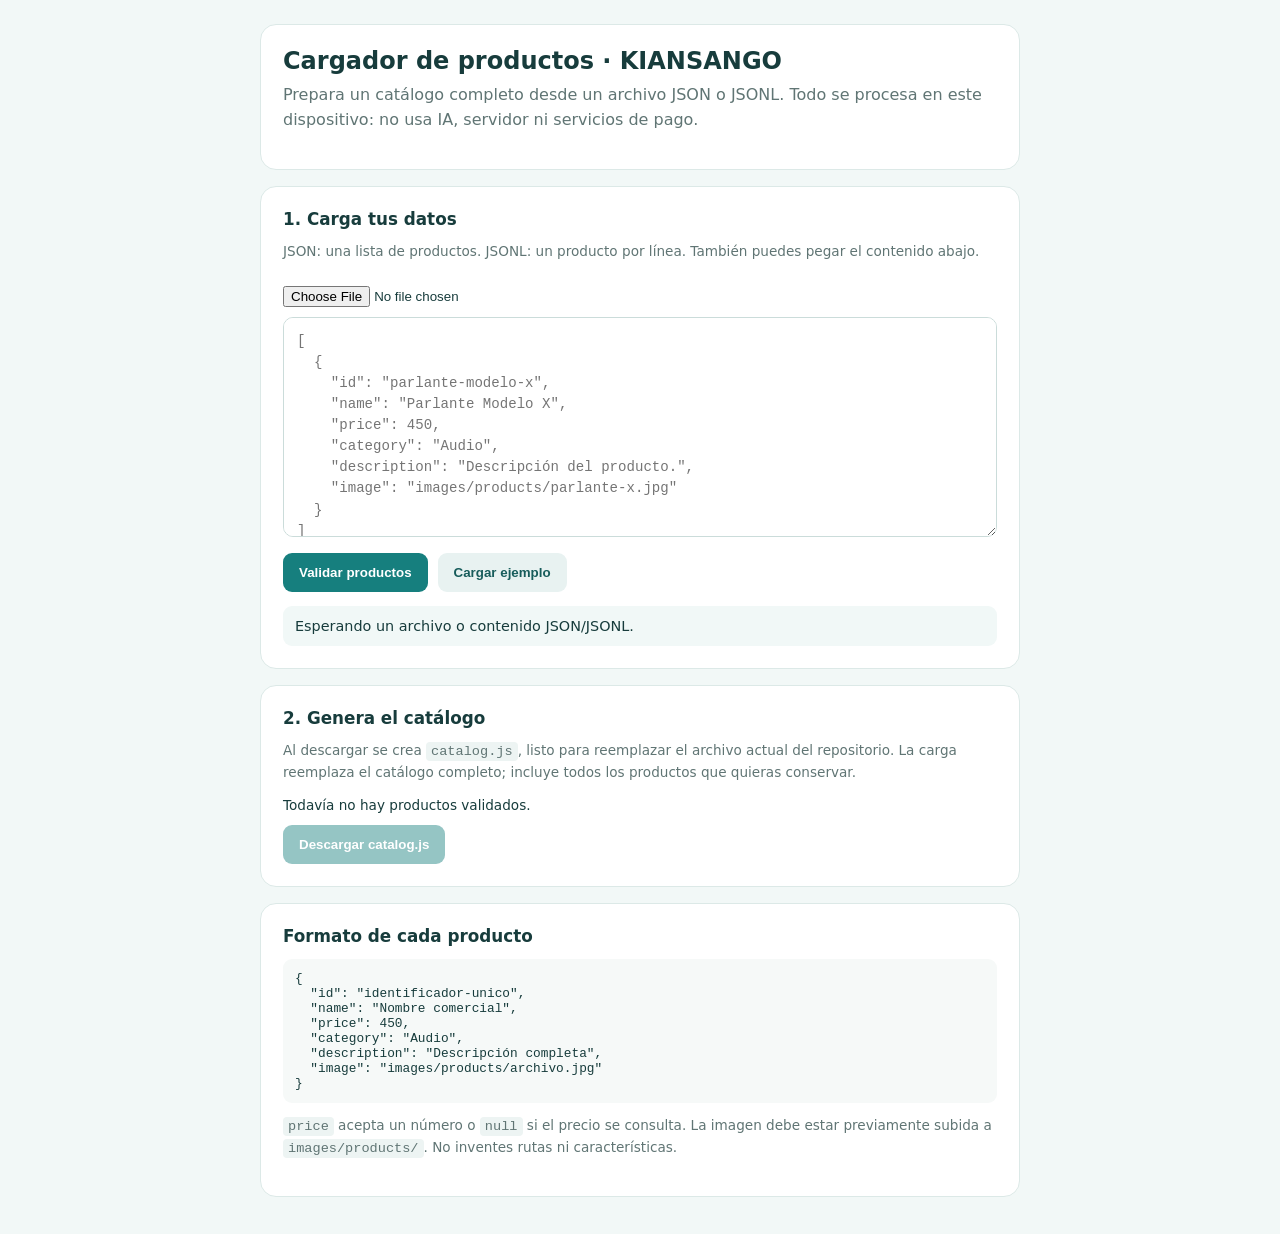
<file: cargador.html>
<!doctype html>
<html lang="es">
<head>
<meta charset="UTF-8">
<meta name="viewport" content="width=device-width, initial-scale=1">
<meta name="robots" content="noindex,nofollow">
<title>KIANSANGO | Cargador de productos</title>
<style>
:root{font-family:Inter,system-ui,sans-serif;color:#173c3c;background:#f2f8f7}
*{box-sizing:border-box}body{margin:0;padding:24px 14px}.wrap{max-width:760px;margin:auto}
header,.panel{background:white;border:1px solid #dce9e7;border-radius:16px;padding:22px;margin-bottom:16px}
h1{font-size:1.5rem;margin:0 0 8px}h2{font-size:1.05rem;margin:0 0 12px}
p{color:#607574;line-height:1.55;margin:6px 0 14px}.hint{font-size:.85rem}
textarea{width:100%;min-height:220px;padding:13px;border:1px solid #cbdcda;border-radius:10px;font: .88rem/1.5 ui-monospace,monospace}
input[type=file]{max-width:100%;padding:10px 0}
.actions{display:flex;gap:10px;flex-wrap:wrap;margin-top:12px}
button{border:0;border-radius:9px;padding:12px 16px;background:#167f7e;color:white;font-weight:700;cursor:pointer}
button.secondary{background:#e8f2f1;color:#175c5b}
button:disabled{opacity:.45;cursor:not-allowed}
.status{padding:12px;border-radius:9px;background:#f1f8f7;margin-top:14px;white-space:pre-wrap;font-size:.9rem}
.status.error{background:#fff0ed;color:#9b3323}.status.ok{background:#eaf7ef;color:#23623c}
pre{white-space:pre-wrap;overflow-wrap:anywhere;background:#f6f9f8;padding:12px;border-radius:9px;font-size:.8rem}
code{background:#edf4f3;padding:2px 5px;border-radius:4px}
</style>
</head>
<body><main class="wrap">
<header><h1>Cargador de productos · KIANSANGO</h1><p>Prepara un catálogo completo desde un archivo JSON o JSONL. Todo se procesa en este dispositivo: no usa IA, servidor ni servicios de pago.</p></header>
<section class="panel">
<h2>1. Carga tus datos</h2>
<p class="hint">JSON: una lista de productos. JSONL: un producto por línea. También puedes pegar el contenido abajo.</p>
<input id="file" type="file" accept=".json,.jsonl,.txt,application/json">
<textarea id="source" spellcheck="false" placeholder='[
  {
    "id": "parlante-modelo-x",
    "name": "Parlante Modelo X",
    "price": 450,
    "category": "Audio",
    "description": "Descripción del producto.",
    "image": "images/products/parlante-x.jpg"
  }
]'></textarea>
<div class="actions"><button id="validate">Validar productos</button><button class="secondary" id="example">Cargar ejemplo</button></div>
<div id="status" class="status" aria-live="polite">Esperando un archivo o contenido JSON/JSONL.</div>
</section>
<section class="panel">
<h2>2. Genera el catálogo</h2>
<p class="hint">Al descargar se crea <code>catalog.js</code>, listo para reemplazar el archivo actual del repositorio. La carga reemplaza el catálogo completo; incluye todos los productos que quieras conservar.</p>
<div id="summary" class="hint">Todavía no hay productos validados.</div>
<div class="actions"><button id="download" disabled>Descargar catalog.js</button></div>
</section>
<section class="panel">
<h2>Formato de cada producto</h2>
<pre>{
  "id": "identificador-unico",
  "name": "Nombre comercial",
  "price": 450,
  "category": "Audio",
  "description": "Descripción completa",
  "image": "images/products/archivo.jpg"
}</pre>
<p class="hint"><code>price</code> acepta un número o <code>null</code> si el precio se consulta. La imagen debe estar previamente subida a <code>images/products/</code>. No inventes rutas ni características.</p>
</section>
</main>
<script>
const $=id=>document.getElementById(id);
let validProducts=null;
function parseData(raw){
 const trimmed=raw.trim();
 if(!trimmed) throw Error("Pega datos o selecciona un archivo.");
 try{
  const parsed=JSON.parse(trimmed);
  if(Array.isArray(parsed)) return parsed;
  if(parsed && Array.isArray(parsed.products)) return parsed.products;
  return [parsed];
 }catch(jsonError){
  const lines=trimmed.split(/\r?\n/).filter(line=>line.trim());
  try{return lines.map((line,i)=>{try{return JSON.parse(line)}catch(e){throw Error("Línea "+(i+1)+": "+e.message)}})}
  catch(lineError){throw lineError}
 }
}
function validate(products){
 if(!Array.isArray(products)||!products.length) throw Error("No se encontraron productos.");
 const ids=new Set();
 products.forEach((p,i)=>{
  const n=i+1;
  if(!p||typeof p!=="object"||Array.isArray(p)) throw Error("Producto "+n+": debe ser un objeto.");
  for(const field of ["id","name","category","description","image"])
   if(typeof p[field]!=="string"||!p[field].trim()) throw Error("Producto "+n+": falta "+field+".");
  if(!(p.price===null||(typeof p.price==="number"&&Number.isFinite(p.price)&&p.price>=0)))
   throw Error("Producto "+n+": price debe ser número o null.");
  if(ids.has(p.id)) throw Error("ID duplicado: "+p.id);
  ids.add(p.id);
 });
 return products.map(p=>({id:p.id.trim(),name:p.name.trim(),price:p.price,category:p.category.trim(),description:p.description.trim(),image:p.image.trim()}));
}
$("file").addEventListener("change",async e=>{
 const file=e.target.files[0];if(!file)return;
 $("source").value=await file.text();validProducts=null;$("download").disabled=true;
 $("status").textContent="Archivo cargado. Pulsa «Validar productos».";
});
$("validate").addEventListener("click",()=>{
 try{
  validProducts=validate(parseData($("source").value));
  const cats=new Set(validProducts.map(p=>p.category));
  $("status").className="status ok";
  $("status").textContent="Validación correcta. No se detectaron campos obligatorios faltantes ni IDs repetidos.";
  $("summary").textContent=validProducts.length+" productos · "+cats.size+" categorías.";
  $("download").disabled=false;
 }catch(e){
  validProducts=null;$("download").disabled=true;
  $("status").className="status error";$("status").textContent=e.message;
  $("summary").textContent="Corrige los datos y vuelve a validar.";
 }
});
$("download").addEventListener("click",()=>{
 if(!validProducts)return;
 const output="// Catálogo de productos KIANSANGO. Generado con el cargador local.\nconst products = "+JSON.stringify(validProducts,null,2)+";\n";
 const blob=new Blob([output],{type:"text/javascript;charset=utf-8"});
 const url=URL.createObjectURL(blob);const a=document.createElement("a");
 a.href=url;a.download="catalog.js";a.click();URL.revokeObjectURL(url);
});
$("example").addEventListener("click",()=>{
 $("source").value=JSON.stringify([{id:"parlante-modelo-x",name:"Parlante Modelo X",price:450,category:"Audio",description:"Parlante Bluetooth. Completa la descripción con datos confirmados del fabricante.",image:"images/products/parlante-x.jpg"}],null,2);
 validProducts=null;$("download").disabled=true;
 $("status").textContent="Ejemplo cargado. Puedes editarlo y validarlo.";
});
</script></body></html>
</file>
